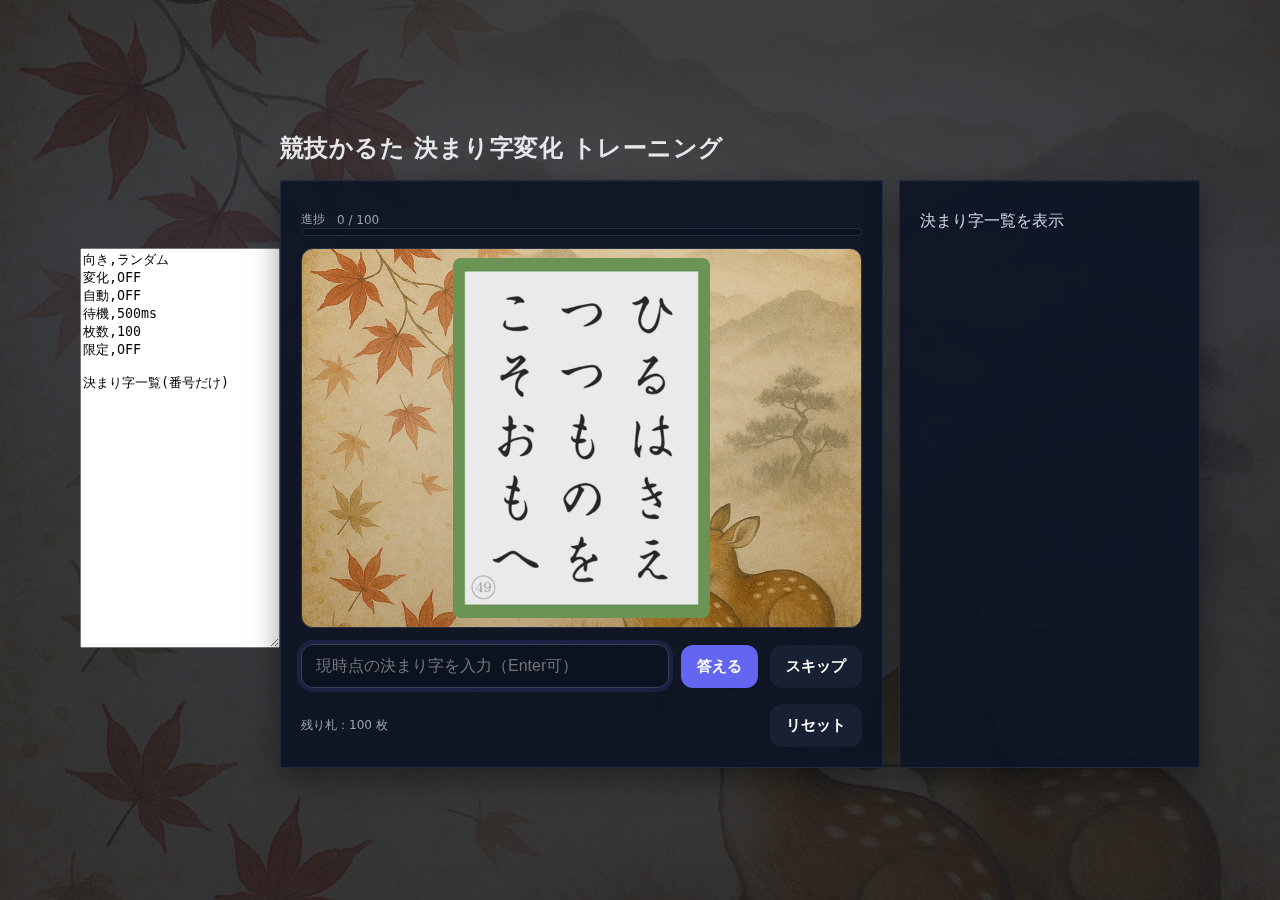
<file: fuda-nagashi.html>
<!doctype html>
<html lang="ja">
<!-- fuda-nagashi.html -->
<head>
    <meta charset="utf-8" />
    <title>競技かるた 決まり字変化流し</title>
    <meta name="viewport" content="width=device-width, initial-scale=1" />
    <link rel="stylesheet" href="./fuda-nagashi.css">
</head>
<body>
    <div class="title-box">
        <textarea style="width:200px;height:400px;">向き,変化,自動,待機,枚数,限定<br>決まり字一覧(番号だけ)<br></textarea>
    </div>
    <div class="wrap">
        <div class="title">競技かるた 決まり字変化 トレーニング</div>
        <div class="grid">
            <div class="card">

                <div class="row" style="display:none;">
                    <div>
                        <div class="muted small">現在の出題（札番号）</div>
                        <div class="id mono" id="qid">-</div>
                    </div>
                    <div>
                        <div class="pill" id="statusPill">未開始</div>
                    </div>
                </div>

                <div class="row" style="margin-top:10px;">
                    <div class="muted small">進捗</div>
                    <div class="muted small"><span id="progressText">0 / 100</span></div>
                </div>
                <div class="progress" aria-hidden="true"><div id="bar" class="bar"></div></div>
                <div class="imgwrap" id="rotate"><img id="cardImg" alt="札画像" /></div>
                <form id="answerForm" style="margin-top:16px;">
                    <div class="inputrow">
                        <input id="answerInput" type="text" placeholder="現時点の決まり字を入力（Enter可）" autocomplete="off" />
                        <button type="submit">答える</button>
                        <button type="button" class="secondary" id="skipBtn" title="答えずに次の出題へ">スキップ</button>
                    </div>
                </form>

                <div class="result" id="result" style="margin-top:10px;"></div>
                <div class="small" style="display:none; margin-top:8px;">※※※※※※</div>

                <div class="footer" style="margin-top:16px;">
                    <div class="small">残り札：<span id="remain">100</span> 枚</div>
                    <div class="row">
                        <button type="button" class="secondary" id="resetBtn">リセット</button>
                    </div>
                </div>

            </div>  <!-- 13行目 -->

            <div class="card">
                <div class="muted small" style="display:none; margin-bottom:8px;">説明</div>
                <div class="small" style="display:none;">※※※※※※※※※※※※※※※※※</div>
                <details style="margin-top:10px;">
                    <summary style="display:inline-block;">決まり字一覧を表示</summary>
                    <button type="button" class="secondary" id="toggleOrderBtn" style="padding:6px 10px;font-size:10px;">並び替え</button>
                    <div id="list" class="small" style="margin-top:8px;max-height:460px;overflow:auto;"></div>
                </details>
            </div>

        </div>  <!-- 12行目 -->
    </div>  <!-- 10行目 -->
    <script src="./kimariji-data.js"></script>
    <script src="./fuda-nagashi.js" defer></script>
</body>
</html>
</file>
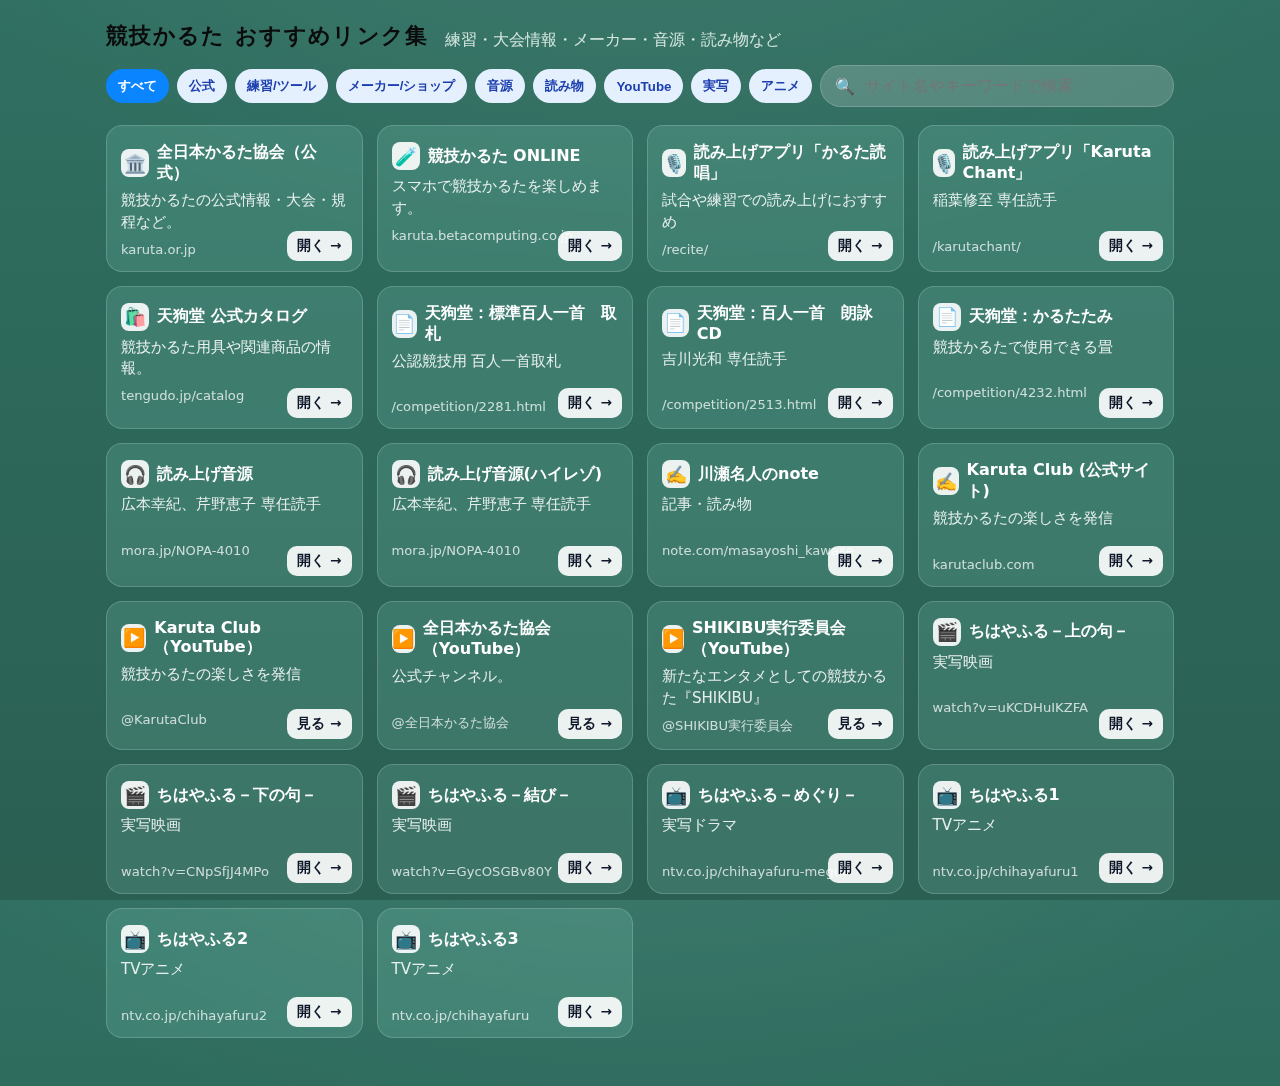
<file: links-url.html>
<!doctype html>
<html lang="ja">
<!-- links-url.html -->
<head>
    <meta charset="utf-8" />
    <meta name="viewport" content="width=device-width, initial-scale=1" />
    <title>競技かるた おすすめリンク集</title>
    <style>
        :root {
            --bg1: #2f6f61;
            --bg2: #2a5f52; /* 背景は設定画面と同系のグリーン */
            --ink: #0b0b0b;
            --ink-sub: #1f2937;
            --card: rgba(255,255,255,.12);
            --card-line: rgba(255,255,255,.18);
            --chip: #e5f0ff;
            --chip-ink: #1e40af;
            --chip-on: #0a84ff;
            --chip-on-ink: #fff;
            --accent: #0a84ff;
        }

        * {
            box-sizing: border-box
        }

        html, body {
            height: 100%
        }

        body {
            margin: 0;
            color: var(--ink);
            font-family: system-ui,-apple-system,"Segoe UI",Roboto,Helvetica,Arial;
            background: radial-gradient(70rem 40rem at 50% -20%, rgba(255,255,255,.08), transparent 70%), linear-gradient(180deg,var(--bg1),var(--bg2));
        }

        .wrap {
            max-width: 1100px;
            margin: 0 auto;
            padding: 20px 16px 48px
        }

        header {
            display: flex;
            flex-wrap: wrap;
            gap: 10px 16px;
            align-items: end;
            margin-bottom: 12px
        }

            header h1 {
                margin: 0;
                font-size: 1.4rem;
                letter-spacing: .06em
            }

        .sub {
            color: #e6f3ec;
            opacity: .9
        }

        /* コントロール群 */
        .controls {
            display: flex;
            flex-wrap: wrap;
            gap: 8px;
            align-items: center;
            margin: 14px 0 18px
        }

        .search {
            flex: 1 1 260px;
            display: flex;
            align-items: center;
            gap: 8px;
            background: rgba(255,255,255,.18);
            border: 1px solid var(--card-line);
            border-radius: 999px;
            padding: 10px 14px;
            color: #fff;
        }

            .search input {
                background: transparent;
                border: none;
                outline: none;
                color: #fff;
                width: 100%;
                font-size: 1rem;
            }

        .chips {
            display: flex;
            flex-wrap: wrap;
            gap: 8px
        }

        .chip {
            appearance: none;
            border: 0;
            cursor: pointer;
            padding: 8px 12px;
            border-radius: 999px;
            font-weight: 700;
            background: var(--chip);
            color: var(--chip-ink);
        }

            .chip[aria-pressed="true"] {
                background: var(--chip-on);
                color: var(--chip-on-ink)
            }

            .chip:focus-visible {
                outline: 3px solid rgba(10,132,255,.4)
            }

        /* カードグリッド */
        .grid {
            display: grid;
            gap: 14px;
            grid-template-columns: repeat(auto-fit, minmax(230px, 1fr));
        }

        .card {
            position: relative;
            background: var(--card);
            border: 1px solid var(--card-line);
            border-radius: 16px;
            padding: 14px;
            color: #fff;
            backdrop-filter: saturate(120%) blur(2px);
            transition: transform .12s ease, box-shadow .12s ease, border-color .12s;
        }

            .card:hover {
                transform: translateY(-2px);
                box-shadow: 0 10px 24px rgba(0,0,0,.15);
                border-color: rgba(255,255,255,.28)
            }

            .card:active {
                transform: translateY(0) scale(.995)
            }

            .card a {
                color: inherit;
                text-decoration: none;
                display: block
            }

        .title {
            display: flex;
            align-items: center;
            gap: 8px;
            margin: 2px 0 6px;
            font-weight: 800
        }

            .title .emoji {
                inline-size: 28px;
                block-size: 28px;
                display: grid;
                place-items: center;
                border-radius: 8px;
                font-size: 18px;
                background: rgba(255,255,255,.9);
                color: #111;
            }

        .desc {
            font-size: .94rem;
            color: rgba(255,255,255,.88);
            line-height: 1.45;
            min-height: 2.7em
        }

        .meta {
            margin-top: 8px;
            font-size: .82rem;
            color: rgba(255,255,255,.75)
        }

        .go {
            position: absolute;
            right: 10px;
            bottom: 10px;
            padding: 6px 10px;
            border-radius: 10px;
            background: rgba(255,255,255,.9);
            color: #0f172a;
            font-weight: 800;
            font-size: .85rem;
            transition: transform .12s ease;
            pointer-events: none;
        }

        .card:hover .go {
            transform: translateX(2px)
        }

        /* 非表示切替用 */
        .hidden {
            display: none !important
        }
    </style>
</head>
<body>
    <div class="wrap">
        <header>
            <h1>競技かるた おすすめリンク集</h1>
            <div class="sub">練習・大会情報・メーカー・音源・読み物など</div>
        </header>

        <!-- フィルタ＆検索 -->
        <div class="controls">
            <div class="chips" role="toolbar" aria-label="カテゴリで絞り込み">
                <button class="chip" data-tag="all" aria-pressed="true">すべて</button>
                <button class="chip" data-tag="official">公式</button>
                <button class="chip" data-tag="tools">練習/ツール</button>
                <button class="chip" data-tag="maker">メーカー/ショップ</button>
                <button class="chip" data-tag="audio">音源</button>
                <button class="chip" data-tag="read">読み物</button>
                <button class="chip" data-tag="youtube">YouTube</button>
                <button class="chip" data-tag="scene">実写</button>
                <button class="chip" data-tag="anime">アニメ</button>
            </div>

            <label class="search" aria-label="キーワード検索">
                🔍
                <input id="q" type="search" placeholder="サイト名やキーワードで検索" />
            </label>
        </div>

        <!-- グリッド -->
        <div id="grid" class="grid">

            <!-- 公式 -->
            <article class="card" data-tags="official">
                <a href="https://www.karuta.or.jp/" target="_blank" rel="noopener">
                    <div class="title"><span class="emoji">🏛️</span><span>全日本かるた協会（公式）</span></div>
                    <div class="desc">競技かるたの公式情報・大会・規程など。</div>
                    <div class="meta">karuta.or.jp</div>
                    <div class="go">開く →</div>
                </a>
            </article>

            <!-- 練習/ツール -->
            <article class="card" data-tags="tools">
                <a href="https://karuta.betacomputing.co.jp/" target="_blank" rel="noopener">
                    <div class="title"><span class="emoji">🧪</span><span>競技かるた ONLINE</span></div>
                    <div class="desc">スマホで競技かるたを楽しめます。</div>
                    <div class="meta">karuta.betacomputing.co.jp</div>
                    <div class="go">開く →</div>
                </a>
            </article>

            <article class="card" data-tags="audio">
                <a href="https://karuta.betacomputing.co.jp/recite/" target="_blank" rel="noopener">
                    <div class="title"><span class="emoji">🎙️</span><span>読み上げアプリ「かるた読唱」</span></div>
                    <div class="desc">試合や練習での読み上げにおすすめ</div>
                    <div class="meta">/recite/</div>
                    <div class="go">開く →</div>
                </a>
            </article>

            <article class="card" data-tags="audio">
                <a href="https://karutaclub.com/karutachant/" target="_blank" rel="noopener">
                    <div class="title"><span class="emoji">🎙️</span><span>読み上げアプリ「Karuta Chant」</span></div>
                    <div class="desc">稲葉修至 専任読手</div>
                    <div class="meta">/karutachant/</div>
                    <div class="go">開く →</div>
                </a>
            </article>

            <!-- メーカー/ショップ（天狗堂） -->
            <article class="card" data-tags="maker">
                <a href="https://www.tengudo.jp/catalog" target="_blank" rel="noopener">
                    <div class="title"><span class="emoji">🛍️</span><span>天狗堂 公式カタログ</span></div>
                    <div class="desc">競技かるた用具や関連商品の情報。</div>
                    <div class="meta">tengudo.jp/catalog</div>
                    <div class="go">開く →</div>
                </a>
            </article>

            <article class="card" data-tags="maker">
                <a href="https://www.tengudo.jp/100poems/competition/2281.html" target="_blank" rel="noopener">
                    <div class="title"><span class="emoji">📄</span><span>天狗堂：標準百人一首　取札</span></div>
                    <div class="desc">公認競技用 百人一首取札</div>
                    <div class="meta">/competition/2281.html</div>
                    <div class="go">開く →</div>
                </a>
            </article>

            <article class="card" data-tags="audio">
                <a href="https://www.tengudo.jp/100poems/competition/2513.html" target="_blank" rel="noopener">
                    <div class="title"><span class="emoji">📄</span><span>天狗堂：百人一首　朗詠CD</span></div>
                    <div class="desc">吉川光和 専任読手</div>
                    <div class="meta">/competition/2513.html</div>
                    <div class="go">開く →</div>
                </a>
            </article>

            <article class="card" data-tags="maker">
                <a href="https://www.tengudo.jp/100poems/competition/4232.html" target="_blank" rel="noopener">
                    <div class="title"><span class="emoji">📄</span><span>天狗堂：かるたたみ</span></div>
                    <div class="desc">競技かるたで使用できる畳</div>
                    <div class="meta">/competition/4232.html</div>
                    <div class="go">開く →</div>
                </a>
            </article>

            <!-- 音源（mora） -->
            <article class="card" data-tags="audio">
                <a href="https://mora.jp/package/43000014/NOPA-4010/" target="_blank" rel="noopener">
                    <div class="title"><span class="emoji">🎧</span><span>読み上げ音源</span></div>
                    <div class="desc">広本幸紀、芹野恵子 専任読手</div>
                    <div class="meta">mora.jp/NOPA-4010</div>
                    <div class="go">開く →</div>
                </a>
            </article>

            <article class="card" data-tags="audio">
                <a href="https://mora.jp/package/43000189/NOPA-4010/" target="_blank" rel="noopener">
                    <div class="title"><span class="emoji">🎧</span><span>読み上げ音源(ハイレゾ)</span></div>
                    <div class="desc">広本幸紀、芹野恵子 専任読手</div>
                    <div class="meta">mora.jp/NOPA-4010</div>
                    <div class="go">開く →</div>
                </a>
            </article>

            <!-- 読み物 -->
            <article class="card" data-tags="read">
                <a href="https://note.com/masayoshi_kawase" target="_blank" rel="noopener">
                    <div class="title"><span class="emoji">✍️</span><span>川瀬名人のnote</span></div>
                    <div class="desc">記事・読み物</div>
                    <div class="meta">note.com/masayoshi_kawase</div>
                    <div class="go">開く →</div>
                </a>
            </article>

            <article class="card" data-tags="read">
                <a href="https://karutaclub.com/" target="_blank" rel="noopener">
                    <div class="title"><span class="emoji">✍️</span><span>Karuta Club (公式サイト)</span></div>
                    <div class="desc">競技かるたの楽しさを発信</div>
                    <div class="meta">karutaclub.com</div>
                    <div class="go">開く →</div>
                </a>
            </article>

            <!-- YouTube チャンネル -->
            <article class="card" data-tags="youtube">
                <a href="https://www.youtube.com/@KarutaClub" target="_blank" rel="noopener">
                    <div class="title"><span class="emoji">▶️</span><span>Karuta Club（YouTube）</span></div>
                    <div class="desc">競技かるたの楽しさを発信</div>
                    <div class="meta">@KarutaClub</div>
                    <div class="go">見る →</div>
                </a>
            </article>

            <article class="card" data-tags="youtube">
                <a href="https://www.youtube.com/@全日本かるた協会-b5m" target="_blank" rel="noopener">
                    <div class="title"><span class="emoji">▶️</span><span>全日本かるた協会（YouTube）</span></div>
                    <div class="desc">公式チャンネル。</div>
                    <div class="meta">@全日本かるた協会</div>
                    <div class="go">見る →</div>
                </a>
            </article>

            <article class="card" data-tags="youtube">
                <a href="https://www.youtube.com/@SHIKIBU実行委員会" target="_blank" rel="noopener">
                    <div class="title"><span class="emoji">▶️</span><span>SHIKIBU実行委員会（YouTube）</span></div>
                    <div class="desc">新たなエンタメとしての競技かるた『SHIKIBU』</div>
                    <div class="meta">@SHIKIBU実行委員会</div>
                    <div class="go">見る →</div>
                </a>
            </article>

            <!-- YouTube 単体動画 -->
            <article class="card" data-tags="scene">
                <a href="https://www.youtube.com/watch?v=uKCDHuIKZFA" target="_blank" rel="noopener">
                    <div class="title"><span class="emoji">🎬</span><span>ちはやふる－上の句－</span></div>
                    <div class="desc">実写映画</div>
                    <div class="meta">watch?v=uKCDHuIKZFA</div>
                    <div class="go">開く →</div>
                </a>
            </article>

            <article class="card" data-tags="scene">
                <a href="https://www.youtube.com/watch?v=CNpSfjJ4MPo" target="_blank" rel="noopener">
                    <div class="title"><span class="emoji">🎬</span><span>ちはやふる－下の句－</span></div>
                    <div class="desc">実写映画</div>
                    <div class="meta">watch?v=CNpSfjJ4MPo</div>
                    <div class="go">開く →</div>
                </a>
            </article>

            <article class="card" data-tags="scene">
                <a href="https://www.youtube.com/watch?v=GycOSGBv80Y" target="_blank" rel="noopener">
                    <div class="title"><span class="emoji">🎬</span><span>ちはやふる－結び－</span></div>
                    <div class="desc">実写映画</div>
                    <div class="meta">watch?v=GycOSGBv80Y</div>
                    <div class="go">開く →</div>
                </a>
            </article>

            <!-- TV/作品（日本テレビ ちはやふる） -->
            <article class="card" data-tags="scene">
                <a href="https://www.ntv.co.jp/chihayafuru-meguri/" target="_blank" rel="noopener">
                    <div class="title"><span class="emoji">📺</span><span>ちはやふる－めぐり－</span></div>
                    <div class="desc">実写ドラマ</div>
                    <div class="meta">ntv.co.jp/chihayafuru-meguri</div>
                    <div class="go">開く →</div>
                </a>
            </article>

            <article class="card" data-tags="anime">
                <a href="https://www.ntv.co.jp/chihayafuru1/" target="_blank" rel="noopener">
                    <div class="title"><span class="emoji">📺</span><span>ちはやふる1</span></div>
                    <div class="desc">TVアニメ</div>
                    <div class="meta">ntv.co.jp/chihayafuru1</div>
                    <div class="go">開く →</div>
                </a>
            </article>

            <article class="card" data-tags="anime">
                <a href="https://www.ntv.co.jp/chihayafuru2/" target="_blank" rel="noopener">
                    <div class="title"><span class="emoji">📺</span><span>ちはやふる2</span></div>
                    <div class="desc">TVアニメ</div>
                    <div class="meta">ntv.co.jp/chihayafuru2</div>
                    <div class="go">開く →</div>
                </a>
            </article>

            <article class="card" data-tags="anime">
                <a href="https://www.ntv.co.jp/chihayafuru/" target="_blank" rel="noopener">
                    <div class="title"><span class="emoji">📺</span><span>ちはやふる3</span></div>
                    <div class="desc">TVアニメ</div>
                    <div class="meta">ntv.co.jp/chihayafuru</div>
                    <div class="go">開く →</div>
                </a>
            </article>
        </div>
    </div>

    <script>
        // ====== フィルタ＆検索 ======
        const chips = document.querySelectorAll('.chip');
        const cards = document.querySelectorAll('.card');
        const q = document.getElementById('q');

        let currentTag = 'all';

        function applyFilter() {
            const kw = q.value.trim().toLowerCase();
            cards.forEach(card => {
                const tags = card.dataset.tags.split(',');
                const text = card.textContent.toLowerCase();
                const tagOK = (currentTag === 'all') || tags.includes(currentTag);
                const kwOK = !kw || text.includes(kw);
                card.classList.toggle('hidden', !(tagOK && kwOK));
            });
        }

        chips.forEach(btn => {
            btn.addEventListener('click', () => {
                chips.forEach(b => b.setAttribute('aria-pressed', 'false'));
                btn.setAttribute('aria-pressed', 'true');
                currentTag = btn.dataset.tag;
                applyFilter();
            });
        });

        q.addEventListener('input', applyFilter);
        applyFilter();
    </script>
</body>
</html>
</file>
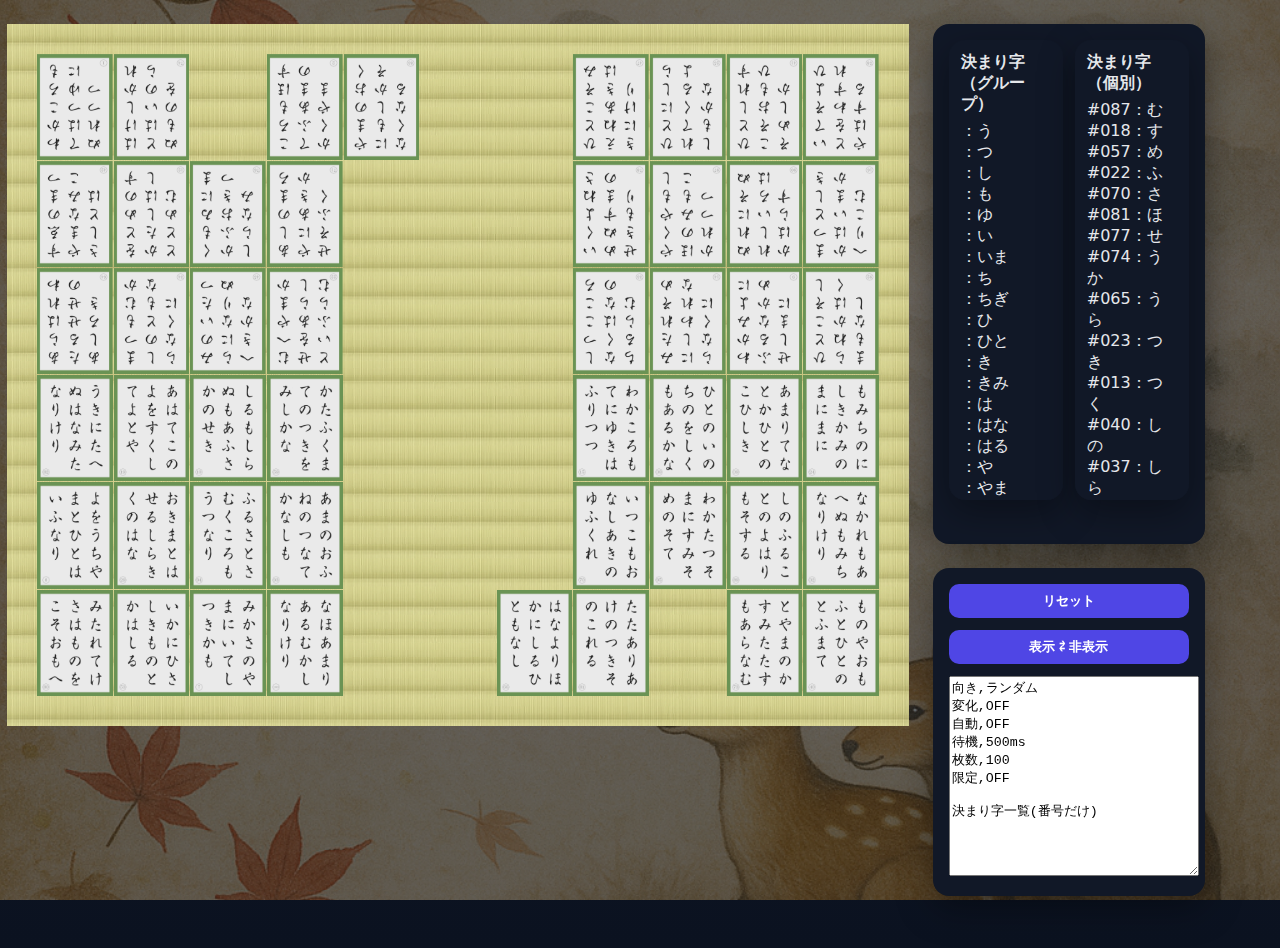
<file: memorize-placement.html>
<!doctype html>
<html lang="ja">
<!-- memorize-placement.html -->
<head>
    <meta charset="utf-8" />
    <title>札配置 暗記トレーニング </title>
    <meta name="viewport" content="width=device-width, initial-scale=1" />
    <link rel="stylesheet" href="./memorize-placement.css">
</head>
<body>
    <div class="page">
        <section class="board">
            <div class="wrap">
                <div id="grid" class="grid" aria-live="polite"></div>
            </div>
        </section>

        <aside class="side lists">
            <div class="lists-grid">

                <section class="listBox">
                    <details open>
                        <summary>決まり字（グループ）</summary>
                        <div id="listGroup">
                            <div class="list-row unread-stable" title=""> <span><span class="mono"></span>：う</span> <span class="lab"></span> </div>
                            <div class="list-row unread-stable" title=""> <span><span class="mono"></span>：つ</span> <span class="lab"></span> </div>
                            <div class="list-row unread-stable" title=""> <span><span class="mono"></span>：し</span> <span class="lab"></span> </div>
                            <div class="list-row unread-stable" title=""> <span><span class="mono"></span>：も</span> <span class="lab"></span> </div>
                            <div class="list-row unread-stable" title=""> <span><span class="mono"></span>：ゆ</span> <span class="lab"></span> </div>
                            <div class="list-row unread-stable" title=""> <span><span class="mono"></span>：い</span> <span class="lab"></span> </div>
                            <div class="list-row unread-stable" title=""> <span><span class="mono"></span>：いま</span> <span class="lab"></span> </div>
                            <div class="list-row unread-stable" title=""> <span><span class="mono"></span>：ち</span> <span class="lab"></span> </div>
                            <div class="list-row unread-stable" title=""> <span><span class="mono"></span>：ちぎ</span> <span class="lab"></span> </div>
                            <div class="list-row unread-stable" title=""> <span><span class="mono"></span>：ひ</span> <span class="lab"></span> </div>
                            <div class="list-row unread-stable" title=""> <span><span class="mono"></span>：ひと</span> <span class="lab"></span> </div>
                            <div class="list-row unread-stable" title=""> <span><span class="mono"></span>：き</span> <span class="lab"></span> </div>
                            <div class="list-row unread-stable" title=""> <span><span class="mono"></span>：きみ</span> <span class="lab"></span> </div>
                            <div class="list-row unread-stable" title=""> <span><span class="mono"></span>：は</span> <span class="lab"></span> </div>
                            <div class="list-row unread-stable" title=""> <span><span class="mono"></span>：はな</span> <span class="lab"></span> </div>
                            <div class="list-row unread-stable" title=""> <span><span class="mono"></span>：はる</span> <span class="lab"></span> </div>
                            <div class="list-row unread-stable" title=""> <span><span class="mono"></span>：や</span> <span class="lab"></span> </div>
                            <div class="list-row unread-stable" title=""> <span><span class="mono"></span>：やま</span> <span class="lab"></span> </div>
                            <div class="list-row unread-stable" title=""> <span><span class="mono"></span>：よ</span> <span class="lab"></span> </div>
                            <div class="list-row unread-stable" title=""> <span><span class="mono"></span>：よの</span> <span class="lab"></span> </div>
                            <div class="list-row unread-stable" title=""> <span><span class="mono"></span>：か</span> <span class="lab"></span> </div>
                            <div class="list-row unread-stable" title=""> <span><span class="mono"></span>：かぜ</span> <span class="lab"></span> </div>
                            <div class="list-row unread-stable" title=""> <span><span class="mono"></span>：み</span> <span class="lab"></span> </div>
                            <div class="list-row unread-stable" title=""> <span><span class="mono"></span>：みか</span> <span class="lab"></span> </div>
                            <div class="list-row unread-stable" title=""> <span><span class="mono"></span>：た</span> <span class="lab"></span> </div>
                            <div class="list-row unread-stable" title=""> <span><span class="mono"></span>：こ</span> <span class="lab"></span> </div>
                            <div class="list-row unread-stable" title=""> <span><span class="mono"></span>：ここ</span> <span class="lab"></span> </div>
                            <div class="list-row unread-stable" title=""> <span><span class="mono"></span>：お</span> <span class="lab"></span> </div>
                            <div class="list-row unread-stable" title=""> <span><span class="mono"></span>：おお</span> <span class="lab"></span> </div>
                            <div class="list-row unread-stable" title=""> <span><span class="mono"></span>：わ</span> <span class="lab"></span> </div>
                            <div class="list-row unread-stable" title=""> <span><span class="mono"></span>：わが</span> <span class="lab"></span> </div>
                            <div class="list-row unread-stable" title=""> <span><span class="mono"></span>：わす</span> <span class="lab"></span> </div>
                            <div class="list-row unread-stable" title=""> <span><span class="mono"></span>：わた</span> <span class="lab"></span> </div>
                            <div class="list-row unread-stable" title=""> <span><span class="mono"></span>：な</span> <span class="lab"></span> </div>
                            <div class="list-row unread-stable" title=""> <span><span class="mono"></span>：なが</span> <span class="lab"></span> </div>
                            <div class="list-row unread-stable" title=""> <span><span class="mono"></span>：なげ</span> <span class="lab"></span> </div>
                            <div class="list-row unread-stable" title=""> <span><span class="mono"></span>：なに</span> <span class="lab"></span> </div>
                            <div class="list-row unread-stable" title=""> <span><span class="mono"></span>：なにわ</span> <span class="lab"></span> </div>
                            <div class="list-row unread-stable" title=""> <span><span class="mono"></span>：あ</span> <span class="lab"></span> </div>
                            <div class="list-row unread-stable" title=""> <span><span class="mono"></span>：あき</span> <span class="lab"></span> </div>
                            <div class="list-row unread-stable" title=""> <span><span class="mono"></span>：あさ</span> <span class="lab"></span> </div>
                            <div class="list-row unread-stable" title=""> <span><span class="mono"></span>：あさぼ</span> <span class="lab"></span> </div>
                            <div class="list-row unread-stable" title=""> <span><span class="mono"></span>：あま</span> <span class="lab"></span> </div>
                            <div class="list-row unread-stable" title=""> <span><span class="mono"></span>：あら</span> <span class="lab"></span> </div>
                            <div class="list-row unread-stable" title=""> <span><span class="mono"></span>：あり</span> <span class="lab"></span> </div>
                            <div class="list-row unread-stable" title=""> <span><span class="mono"></span>：あわ</span> <span class="lab"></span> </div>
                        </div>
                    </details>
                </section>

                <section class="listBox">
                    <details open>
                        <summary>決まり字（個別）</summary>
                        <div id="listIndividual">
                            <div class="list-row unread-stable" title=""> <span><span class="mono">#087</span>：む</span> <span class="lab"></span> </div><div class="list-row unread-stable" title=""> <span><span class="mono">#018</span>：す</span> <span class="lab"></span> </div><div class="list-row unread-stable" title=""> <span><span class="mono">#057</span>：め</span> <span class="lab"></span> </div><div class="list-row unread-stable" title=""> <span><span class="mono">#022</span>：ふ</span> <span class="lab"></span> </div><div class="list-row unread-stable" title=""> <span><span class="mono">#070</span>：さ</span> <span class="lab"></span> </div><div class="list-row unread-stable" title=""> <span><span class="mono">#081</span>：ほ</span> <span class="lab"></span> </div><div class="list-row unread-stable" title=""> <span><span class="mono">#077</span>：せ</span> <span class="lab"></span> </div><div class="list-row unread-stable" title=""> <span><span class="mono">#074</span>：うか</span> <span class="lab"></span> </div><div class="list-row unread-stable" title=""> <span><span class="mono">#065</span>：うら</span> <span class="lab"></span> </div><div class="list-row unread-stable" title=""> <span><span class="mono">#023</span>：つき</span> <span class="lab"></span> </div><div class="list-row unread-stable" title=""> <span><span class="mono">#013</span>：つく</span> <span class="lab"></span> </div><div class="list-row unread-stable" title=""> <span><span class="mono">#040</span>：しの</span> <span class="lab"></span> </div><div class="list-row unread-stable" title=""> <span><span class="mono">#037</span>：しら</span> <span class="lab"></span> </div><div class="list-row unread-stable" title=""> <span><span class="mono">#100</span>：もも</span> <span class="lab"></span> </div><div class="list-row unread-stable" title=""> <span><span class="mono">#066</span>：もろ</span> <span class="lab"></span> </div><div class="list-row unread-stable" title=""> <span><span class="mono">#071</span>：ゆう</span> <span class="lab"></span> </div><div class="list-row unread-stable" title=""> <span><span class="mono">#046</span>：ゆら</span> <span class="lab"></span> </div><div class="list-row unread-stable" title=""> <span><span class="mono">#061</span>：いに</span> <span class="lab"></span> </div><div class="list-row unread-stable" title=""> <span><span class="mono">#021</span>：いまこ</span> <span class="lab"></span> </div><div class="list-row unread-stable" title=""> <span><span class="mono">#063</span>：いまは</span> <span class="lab"></span> </div><div class="list-row unread-stable" title=""> <span><span class="mono">#075</span>：ちぎりお</span> <span class="lab"></span> </div><div class="list-row unread-stable" title=""> <span><span class="mono">#042</span>：ちぎりき</span> <span class="lab"></span> </div><div class="list-row unread-stable" title=""> <span><span class="mono">#017</span>：ちは</span> <span class="lab"></span> </div><div class="list-row unread-stable" title=""> <span><span class="mono">#033</span>：ひさ</span> <span class="lab"></span> </div><div class="list-row unread-stable" title=""> <span><span class="mono">#035</span>：ひとは</span> <span class="lab"></span> </div><div class="list-row unread-stable" title=""> <span><span class="mono">#099</span>：ひとも</span> <span class="lab"></span> </div><div class="list-row unread-stable" title=""> <span><span class="mono">#050</span>：きみがためお</span> <span class="lab"></span> </div><div class="list-row unread-stable" title=""> <span><span class="mono">#015</span>：きみがためは</span> <span class="lab"></span> </div><div class="list-row unread-stable" title=""> <span><span class="mono">#091</span>：きり</span> <span class="lab"></span> </div><div class="list-row unread-stable" title=""> <span><span class="mono">#096</span>：はなさ</span> <span class="lab"></span> </div><div class="list-row unread-stable" title=""> <span><span class="mono">#009</span>：はなの</span> <span class="lab"></span> </div><div class="list-row unread-stable" title=""> <span><span class="mono">#002</span>：はるす</span> <span class="lab"></span> </div><div class="list-row unread-stable" title=""> <span><span class="mono">#067</span>：はるの</span> <span class="lab"></span> </div><div class="list-row unread-stable" title=""> <span><span class="mono">#047</span>：やえ</span> <span class="lab"></span> </div><div class="list-row unread-stable" title=""> <span><span class="mono">#059</span>：やす</span> <span class="lab"></span> </div><div class="list-row unread-stable" title=""> <span><span class="mono">#032</span>：やまが</span> <span class="lab"></span> </div><div class="list-row unread-stable" title=""> <span><span class="mono">#028</span>：やまざ</span> <span class="lab"></span> </div><div class="list-row unread-stable" title=""> <span><span class="mono">#093</span>：よのなかは</span> <span class="lab"></span> </div><div class="list-row unread-stable" title=""> <span><span class="mono">#083</span>：よのなかよ</span> <span class="lab"></span> </div><div class="list-row unread-stable" title=""> <span><span class="mono">#085</span>：よも</span> <span class="lab"></span> </div><div class="list-row unread-stable" title=""> <span><span class="mono">#062</span>：よを</span> <span class="lab"></span> </div><div class="list-row unread-stable" title=""> <span><span class="mono">#051</span>：かく</span> <span class="lab"></span> </div><div class="list-row unread-stable" title=""> <span><span class="mono">#006</span>：かさ</span> <span class="lab"></span> </div><div class="list-row unread-stable" title=""> <span><span class="mono">#098</span>：かぜそ</span> <span class="lab"></span> </div><div class="list-row unread-stable" title=""> <span><span class="mono">#048</span>：かぜを</span> <span class="lab"></span> </div><div class="list-row unread-stable" title=""> <span><span class="mono">#049</span>：みかき</span> <span class="lab"></span> </div><div class="list-row unread-stable" title=""> <span><span class="mono">#027</span>：みかの</span> <span class="lab"></span> </div><div class="list-row unread-stable" title=""> <span><span class="mono">#090</span>：みせ</span> <span class="lab"></span> </div><div class="list-row unread-stable" title=""> <span><span class="mono">#014</span>：みち</span> <span class="lab"></span> </div><div class="list-row unread-stable" title=""> <span><span class="mono">#094</span>：みよ</span> <span class="lab"></span> </div><div class="list-row unread-stable" title=""> <span><span class="mono">#073</span>：たか</span> <span class="lab"></span> </div><div class="list-row unread-stable" title=""> <span><span class="mono">#055</span>：たき</span> <span class="lab"></span> </div><div class="list-row unread-stable" title=""> <span><span class="mono">#004</span>：たご</span> <span class="lab"></span> </div><div class="list-row unread-stable" title=""> <span><span class="mono">#016</span>：たち</span> <span class="lab"></span> </div><div class="list-row unread-stable" title=""> <span><span class="mono">#089</span>：たま</span> <span class="lab"></span> </div><div class="list-row unread-stable" title=""> <span><span class="mono">#034</span>：たれ</span> <span class="lab"></span> </div><div class="list-row unread-stable" title=""> <span><span class="mono">#041</span>：こい</span> <span class="lab"></span> </div><div class="list-row unread-stable" title=""> <span><span class="mono">#029</span>：こころあ</span> <span class="lab"></span> </div><div class="list-row unread-stable" title=""> <span><span class="mono">#068</span>：こころに</span> <span class="lab"></span> </div><div class="list-row unread-stable" title=""> <span><span class="mono">#097</span>：こぬ</span> <span class="lab"></span> </div><div class="list-row unread-stable" title=""> <span><span class="mono">#024</span>：この</span> <span class="lab"></span> </div><div class="list-row unread-stable" title=""> <span><span class="mono">#010</span>：これ</span> <span class="lab"></span> </div><div class="list-row unread-stable" title=""> <span><span class="mono">#060</span>：おおえ</span> <span class="lab"></span> </div><div class="list-row unread-stable" title=""> <span><span class="mono">#095</span>：おおけ</span> <span class="lab"></span> </div><div class="list-row unread-stable" title=""> <span><span class="mono">#044</span>：おおこ</span> <span class="lab"></span> </div><div class="list-row unread-stable" title=""> <span><span class="mono">#005</span>：おく</span> <span class="lab"></span> </div><div class="list-row unread-stable" title=""> <span><span class="mono">#026</span>：おぐ</span> <span class="lab"></span> </div><div class="list-row unread-stable" title=""> <span><span class="mono">#072</span>：おと</span> <span class="lab"></span> </div><div class="list-row unread-stable" title=""> <span><span class="mono">#082</span>：おも</span> <span class="lab"></span> </div><div class="list-row unread-stable" title=""> <span><span class="mono">#008</span>：わがい</span> <span class="lab"></span> </div><div class="list-row unread-stable" title=""> <span><span class="mono">#092</span>：わがそ</span> <span class="lab"></span> </div><div class="list-row unread-stable" title=""> <span><span class="mono">#038</span>：わすら</span> <span class="lab"></span> </div><div class="list-row unread-stable" title=""> <span><span class="mono">#054</span>：わすれ</span> <span class="lab"></span> </div><div class="list-row unread-stable" title=""> <span><span class="mono">#076</span>：わたのはらこ</span> <span class="lab"></span> </div><div class="list-row unread-stable" title=""> <span><span class="mono">#011</span>：わたのはらや</span> <span class="lab"></span> </div><div class="list-row unread-stable" title=""> <span><span class="mono">#020</span>：わび</span> <span class="lab"></span> </div><div class="list-row unread-stable" title=""> <span><span class="mono">#080</span>：ながか</span> <span class="lab"></span> </div><div class="list-row unread-stable" title=""> <span><span class="mono">#084</span>：ながら</span> <span class="lab"></span> </div><div class="list-row unread-stable" title=""> <span><span class="mono">#053</span>：なげき</span> <span class="lab"></span> </div><div class="list-row unread-stable" title=""> <span><span class="mono">#086</span>：なげけ</span> <span class="lab"></span> </div><div class="list-row unread-stable" title=""> <span><span class="mono">#036</span>：なつ</span> <span class="lab"></span> </div><div class="list-row unread-stable" title=""> <span><span class="mono">#025</span>：なにし</span> <span class="lab"></span> </div><div class="list-row unread-stable" title=""> <span><span class="mono">#088</span>：なにわえ</span> <span class="lab"></span> </div><div class="list-row unread-stable" title=""> <span><span class="mono">#019</span>：なにわが</span> <span class="lab"></span> </div><div class="list-row unread-stable" title=""> <span><span class="mono">#043</span>：あい</span> <span class="lab"></span> </div><div class="list-row unread-stable" title=""> <span><span class="mono">#079</span>：あきか</span> <span class="lab"></span> </div><div class="list-row unread-stable" title=""> <span><span class="mono">#001</span>：あきの</span> <span class="lab"></span> </div><div class="list-row unread-stable" title=""> <span><span class="mono">#052</span>：あけ</span> <span class="lab"></span> </div><div class="list-row unread-stable" title=""> <span><span class="mono">#039</span>：あさじ</span> <span class="lab"></span> </div><div class="list-row unread-stable" title=""> <span><span class="mono">#031</span>：あさぼらけあ</span> <span class="lab"></span> </div><div class="list-row unread-stable" title=""> <span><span class="mono">#064</span>：あさぼらけう</span> <span class="lab"></span> </div><div class="list-row unread-stable" title=""> <span><span class="mono">#003</span>：あし</span> <span class="lab"></span> </div><div class="list-row unread-stable" title=""> <span><span class="mono">#012</span>：あまつ</span> <span class="lab"></span> </div><div class="list-row unread-stable" title=""> <span><span class="mono">#007</span>：あまの</span> <span class="lab"></span> </div><div class="list-row unread-stable" title=""> <span><span class="mono">#056</span>：あらざ</span> <span class="lab"></span> </div><div class="list-row unread-stable" title=""> <span><span class="mono">#069</span>：あらし</span> <span class="lab"></span> </div><div class="list-row unread-stable" title=""> <span><span class="mono">#030</span>：ありあ</span> <span class="lab"></span> </div><div class="list-row unread-stable" title=""> <span><span class="mono">#058</span>：ありま</span> <span class="lab"></span> </div><div class="list-row unread-stable" title=""> <span><span class="mono">#078</span>：あわじ</span> <span class="lab"></span> </div><div class="list-row unread-stable" title=""> <span><span class="mono">#045</span>：あわれ</span> <span class="lab"></span> </div>
                        </div>
                    </details>
                </section>

            </div>
        </aside>

        <aside class="side controls">
            <button id="shuffleBtn">リセット</button>
            <button id="changeVisible">表示 ⇄ 非表示</button>
            <div class="title-box">
                <textarea style="width:250px;height:200px;">向き,変化,自動,待機,枚数,限定<br>決まり字一覧(番号だけ)<br></textarea>
            </div>
            <!--<div class="text">札配置 暗記トレーニング ver1.00</div>-->
        </aside>

    </div>
    <script src="./kimariji-data.js"></script>
    <script src="./memorize-placement.js" defer></script>
</body>
</html>
</file>
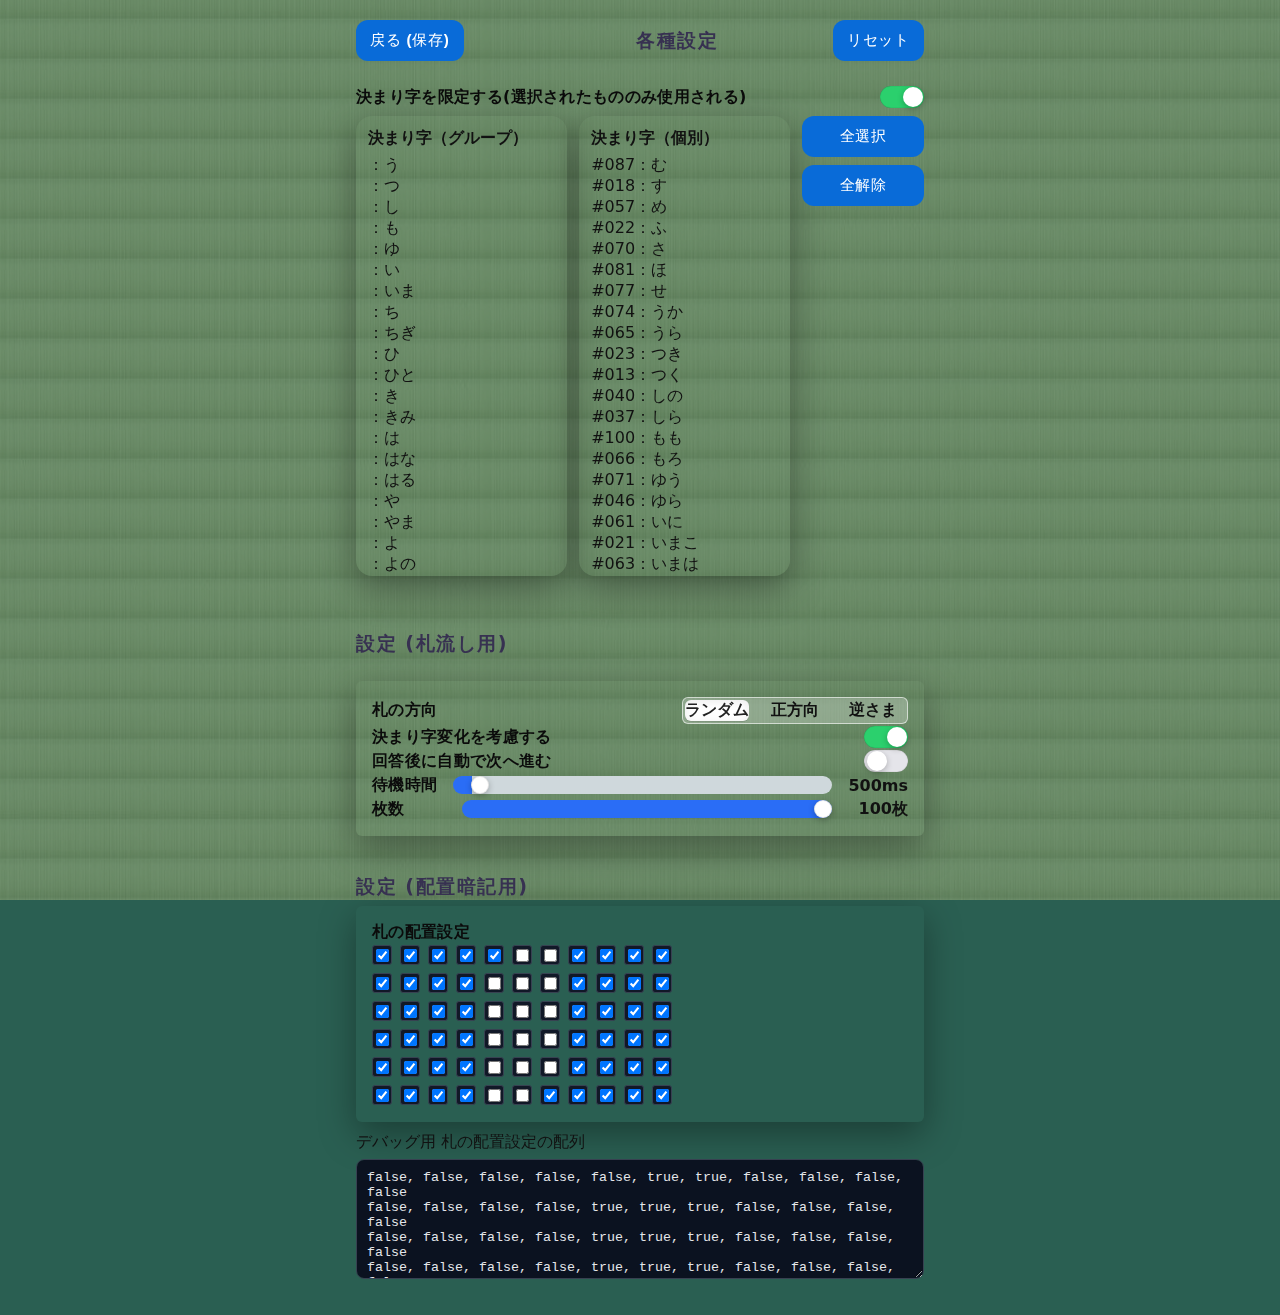
<file: settings.html>
<!doctype html>
<html lang="ja">
<!-- settings.html -->
<head>
    <meta charset="utf-8" />
    <meta name="viewport" content="width=device-width, initial-scale=1" />
    <title>設定</title>
    <link rel="stylesheet" href="./settings.css">
</head>
<body>


    <div class="wrap">
        <header class="header">
            <button id="btnBackSave" class="btn" type="button">戻る&nbsp;(保存)</button>
            <h1>&nbsp;&nbsp;&nbsp;&nbsp;&nbsp;&nbsp;&nbsp;&nbsp;&nbsp;&nbsp;&nbsp;&nbsp;&nbsp;&nbsp;&nbsp;&nbsp;&nbsp;&nbsp;&nbsp;&nbsp;各種設定</h1>
            <button id="resetAll" class="btn" type="button">リセット</button>
        </header>
        <br>
        <div class="row">
            <div class="label">決まり字を限定する(選択されたもののみ使用される)</div>
            <div class="switch">
                <input id="allOrPart" type="checkbox" checked>
                <div class="track"></div>
                <div class="thumb"></div>
            </div>
        </div>
        <div class="list" role="group" aria-label="札流しの設定">

            <aside class="side lists">


                <div class="lists-grid">

                    <section class="listBox">
                        <details open>
                            <summary>決まり字（グループ）</summary>
                            <div id="listGroup">
                                <div class="list-row unread-stable" title=""> <span><span class="mono"></span>：う</span> <span class="lab"></span> </div>
                                <div class="list-row unread-stable" title=""> <span><span class="mono"></span>：つ</span> <span class="lab"></span> </div>
                                <div class="list-row unread-stable" title=""> <span><span class="mono"></span>：し</span> <span class="lab"></span> </div>
                                <div class="list-row unread-stable" title=""> <span><span class="mono"></span>：も</span> <span class="lab"></span> </div>
                                <div class="list-row unread-stable" title=""> <span><span class="mono"></span>：ゆ</span> <span class="lab"></span> </div>
                                <div class="list-row unread-stable" title=""> <span><span class="mono"></span>：い</span> <span class="lab"></span> </div>
                                <div class="list-row unread-stable" title=""> <span><span class="mono"></span>：いま</span> <span class="lab"></span> </div>
                                <div class="list-row unread-stable" title=""> <span><span class="mono"></span>：ち</span> <span class="lab"></span> </div>
                                <div class="list-row unread-stable" title=""> <span><span class="mono"></span>：ちぎ</span> <span class="lab"></span> </div>
                                <div class="list-row unread-stable" title=""> <span><span class="mono"></span>：ひ</span> <span class="lab"></span> </div>
                                <div class="list-row unread-stable" title=""> <span><span class="mono"></span>：ひと</span> <span class="lab"></span> </div>
                                <div class="list-row unread-stable" title=""> <span><span class="mono"></span>：き</span> <span class="lab"></span> </div>
                                <div class="list-row unread-stable" title=""> <span><span class="mono"></span>：きみ</span> <span class="lab"></span> </div>
                                <div class="list-row unread-stable" title=""> <span><span class="mono"></span>：は</span> <span class="lab"></span> </div>
                                <div class="list-row unread-stable" title=""> <span><span class="mono"></span>：はな</span> <span class="lab"></span> </div>
                                <div class="list-row unread-stable" title=""> <span><span class="mono"></span>：はる</span> <span class="lab"></span> </div>
                                <div class="list-row unread-stable" title=""> <span><span class="mono"></span>：や</span> <span class="lab"></span> </div>
                                <div class="list-row unread-stable" title=""> <span><span class="mono"></span>：やま</span> <span class="lab"></span> </div>
                                <div class="list-row unread-stable" title=""> <span><span class="mono"></span>：よ</span> <span class="lab"></span> </div>
                                <div class="list-row unread-stable" title=""> <span><span class="mono"></span>：よの</span> <span class="lab"></span> </div>
                                <div class="list-row unread-stable" title=""> <span><span class="mono"></span>：か</span> <span class="lab"></span> </div>
                                <div class="list-row unread-stable" title=""> <span><span class="mono"></span>：かぜ</span> <span class="lab"></span> </div>
                                <div class="list-row unread-stable" title=""> <span><span class="mono"></span>：み</span> <span class="lab"></span> </div>
                                <div class="list-row unread-stable" title=""> <span><span class="mono"></span>：みか</span> <span class="lab"></span> </div>
                                <div class="list-row unread-stable" title=""> <span><span class="mono"></span>：た</span> <span class="lab"></span> </div>
                                <div class="list-row unread-stable" title=""> <span><span class="mono"></span>：こ</span> <span class="lab"></span> </div>
                                <div class="list-row unread-stable" title=""> <span><span class="mono"></span>：ここ</span> <span class="lab"></span> </div>
                                <div class="list-row unread-stable" title=""> <span><span class="mono"></span>：お</span> <span class="lab"></span> </div>
                                <div class="list-row unread-stable" title=""> <span><span class="mono"></span>：おお</span> <span class="lab"></span> </div>
                                <div class="list-row unread-stable" title=""> <span><span class="mono"></span>：わ</span> <span class="lab"></span> </div>
                                <div class="list-row unread-stable" title=""> <span><span class="mono"></span>：わが</span> <span class="lab"></span> </div>
                                <div class="list-row unread-stable" title=""> <span><span class="mono"></span>：わす</span> <span class="lab"></span> </div>
                                <div class="list-row unread-stable" title=""> <span><span class="mono"></span>：わた</span> <span class="lab"></span> </div>
                                <div class="list-row unread-stable" title=""> <span><span class="mono"></span>：な</span> <span class="lab"></span> </div>
                                <div class="list-row unread-stable" title=""> <span><span class="mono"></span>：なが</span> <span class="lab"></span> </div>
                                <div class="list-row unread-stable" title=""> <span><span class="mono"></span>：なげ</span> <span class="lab"></span> </div>
                                <div class="list-row unread-stable" title=""> <span><span class="mono"></span>：なに</span> <span class="lab"></span> </div>
                                <div class="list-row unread-stable" title=""> <span><span class="mono"></span>：なにわ</span> <span class="lab"></span> </div>
                                <div class="list-row unread-stable" title=""> <span><span class="mono"></span>：あ</span> <span class="lab"></span> </div>
                                <div class="list-row unread-stable" title=""> <span><span class="mono"></span>：あき</span> <span class="lab"></span> </div>
                                <div class="list-row unread-stable" title=""> <span><span class="mono"></span>：あさ</span> <span class="lab"></span> </div>
                                <div class="list-row unread-stable" title=""> <span><span class="mono"></span>：あさぼ</span> <span class="lab"></span> </div>
                                <div class="list-row unread-stable" title=""> <span><span class="mono"></span>：あま</span> <span class="lab"></span> </div>
                                <div class="list-row unread-stable" title=""> <span><span class="mono"></span>：あら</span> <span class="lab"></span> </div>
                                <div class="list-row unread-stable" title=""> <span><span class="mono"></span>：あり</span> <span class="lab"></span> </div>
                                <div class="list-row unread-stable" title=""> <span><span class="mono"></span>：あわ</span> <span class="lab"></span> </div>
                            </div>
                        </details>
                    </section>

                    <section class="listBox">
                        <details open>
                            <summary>決まり字（個別）</summary>
                            <div id="listIndividual">
                                <div class="list-row unread-stable" title=""> <span><span class="mono">#087</span>：む</span> <span class="lab"></span> </div><div class="list-row unread-stable" title=""> <span><span class="mono">#018</span>：す</span> <span class="lab"></span> </div><div class="list-row unread-stable" title=""> <span><span class="mono">#057</span>：め</span> <span class="lab"></span> </div><div class="list-row unread-stable" title=""> <span><span class="mono">#022</span>：ふ</span> <span class="lab"></span> </div><div class="list-row unread-stable" title=""> <span><span class="mono">#070</span>：さ</span> <span class="lab"></span> </div><div class="list-row unread-stable" title=""> <span><span class="mono">#081</span>：ほ</span> <span class="lab"></span> </div><div class="list-row unread-stable" title=""> <span><span class="mono">#077</span>：せ</span> <span class="lab"></span> </div><div class="list-row unread-stable" title=""> <span><span class="mono">#074</span>：うか</span> <span class="lab"></span> </div><div class="list-row unread-stable" title=""> <span><span class="mono">#065</span>：うら</span> <span class="lab"></span> </div><div class="list-row unread-stable" title=""> <span><span class="mono">#023</span>：つき</span> <span class="lab"></span> </div><div class="list-row unread-stable" title=""> <span><span class="mono">#013</span>：つく</span> <span class="lab"></span> </div><div class="list-row unread-stable" title=""> <span><span class="mono">#040</span>：しの</span> <span class="lab"></span> </div><div class="list-row unread-stable" title=""> <span><span class="mono">#037</span>：しら</span> <span class="lab"></span> </div><div class="list-row unread-stable" title=""> <span><span class="mono">#100</span>：もも</span> <span class="lab"></span> </div><div class="list-row unread-stable" title=""> <span><span class="mono">#066</span>：もろ</span> <span class="lab"></span> </div><div class="list-row unread-stable" title=""> <span><span class="mono">#071</span>：ゆう</span> <span class="lab"></span> </div><div class="list-row unread-stable" title=""> <span><span class="mono">#046</span>：ゆら</span> <span class="lab"></span> </div><div class="list-row unread-stable" title=""> <span><span class="mono">#061</span>：いに</span> <span class="lab"></span> </div><div class="list-row unread-stable" title=""> <span><span class="mono">#021</span>：いまこ</span> <span class="lab"></span> </div><div class="list-row unread-stable" title=""> <span><span class="mono">#063</span>：いまは</span> <span class="lab"></span> </div><div class="list-row unread-stable" title=""> <span><span class="mono">#075</span>：ちぎりお</span> <span class="lab"></span> </div><div class="list-row unread-stable" title=""> <span><span class="mono">#042</span>：ちぎりき</span> <span class="lab"></span> </div><div class="list-row unread-stable" title=""> <span><span class="mono">#017</span>：ちは</span> <span class="lab"></span> </div><div class="list-row unread-stable" title=""> <span><span class="mono">#033</span>：ひさ</span> <span class="lab"></span> </div><div class="list-row unread-stable" title=""> <span><span class="mono">#035</span>：ひとは</span> <span class="lab"></span> </div><div class="list-row unread-stable" title=""> <span><span class="mono">#099</span>：ひとも</span> <span class="lab"></span> </div><div class="list-row unread-stable" title=""> <span><span class="mono">#050</span>：きみがためお</span> <span class="lab"></span> </div><div class="list-row unread-stable" title=""> <span><span class="mono">#015</span>：きみがためは</span> <span class="lab"></span> </div><div class="list-row unread-stable" title=""> <span><span class="mono">#091</span>：きり</span> <span class="lab"></span> </div><div class="list-row unread-stable" title=""> <span><span class="mono">#096</span>：はなさ</span> <span class="lab"></span> </div><div class="list-row unread-stable" title=""> <span><span class="mono">#009</span>：はなの</span> <span class="lab"></span> </div><div class="list-row unread-stable" title=""> <span><span class="mono">#002</span>：はるす</span> <span class="lab"></span> </div><div class="list-row unread-stable" title=""> <span><span class="mono">#067</span>：はるの</span> <span class="lab"></span> </div><div class="list-row unread-stable" title=""> <span><span class="mono">#047</span>：やえ</span> <span class="lab"></span> </div><div class="list-row unread-stable" title=""> <span><span class="mono">#059</span>：やす</span> <span class="lab"></span> </div><div class="list-row unread-stable" title=""> <span><span class="mono">#032</span>：やまが</span> <span class="lab"></span> </div><div class="list-row unread-stable" title=""> <span><span class="mono">#028</span>：やまざ</span> <span class="lab"></span> </div><div class="list-row unread-stable" title=""> <span><span class="mono">#093</span>：よのなかは</span> <span class="lab"></span> </div><div class="list-row unread-stable" title=""> <span><span class="mono">#083</span>：よのなかよ</span> <span class="lab"></span> </div><div class="list-row unread-stable" title=""> <span><span class="mono">#085</span>：よも</span> <span class="lab"></span> </div><div class="list-row unread-stable" title=""> <span><span class="mono">#062</span>：よを</span> <span class="lab"></span> </div><div class="list-row unread-stable" title=""> <span><span class="mono">#051</span>：かく</span> <span class="lab"></span> </div><div class="list-row unread-stable" title=""> <span><span class="mono">#006</span>：かさ</span> <span class="lab"></span> </div><div class="list-row unread-stable" title=""> <span><span class="mono">#098</span>：かぜそ</span> <span class="lab"></span> </div><div class="list-row unread-stable" title=""> <span><span class="mono">#048</span>：かぜを</span> <span class="lab"></span> </div><div class="list-row unread-stable" title=""> <span><span class="mono">#049</span>：みかき</span> <span class="lab"></span> </div><div class="list-row unread-stable" title=""> <span><span class="mono">#027</span>：みかの</span> <span class="lab"></span> </div><div class="list-row unread-stable" title=""> <span><span class="mono">#090</span>：みせ</span> <span class="lab"></span> </div><div class="list-row unread-stable" title=""> <span><span class="mono">#014</span>：みち</span> <span class="lab"></span> </div><div class="list-row unread-stable" title=""> <span><span class="mono">#094</span>：みよ</span> <span class="lab"></span> </div><div class="list-row unread-stable" title=""> <span><span class="mono">#073</span>：たか</span> <span class="lab"></span> </div><div class="list-row unread-stable" title=""> <span><span class="mono">#055</span>：たき</span> <span class="lab"></span> </div><div class="list-row unread-stable" title=""> <span><span class="mono">#004</span>：たご</span> <span class="lab"></span> </div><div class="list-row unread-stable" title=""> <span><span class="mono">#016</span>：たち</span> <span class="lab"></span> </div><div class="list-row unread-stable" title=""> <span><span class="mono">#089</span>：たま</span> <span class="lab"></span> </div><div class="list-row unread-stable" title=""> <span><span class="mono">#034</span>：たれ</span> <span class="lab"></span> </div><div class="list-row unread-stable" title=""> <span><span class="mono">#041</span>：こい</span> <span class="lab"></span> </div><div class="list-row unread-stable" title=""> <span><span class="mono">#029</span>：こころあ</span> <span class="lab"></span> </div><div class="list-row unread-stable" title=""> <span><span class="mono">#068</span>：こころに</span> <span class="lab"></span> </div><div class="list-row unread-stable" title=""> <span><span class="mono">#097</span>：こぬ</span> <span class="lab"></span> </div><div class="list-row unread-stable" title=""> <span><span class="mono">#024</span>：この</span> <span class="lab"></span> </div><div class="list-row unread-stable" title=""> <span><span class="mono">#010</span>：これ</span> <span class="lab"></span> </div><div class="list-row unread-stable" title=""> <span><span class="mono">#060</span>：おおえ</span> <span class="lab"></span> </div><div class="list-row unread-stable" title=""> <span><span class="mono">#095</span>：おおけ</span> <span class="lab"></span> </div><div class="list-row unread-stable" title=""> <span><span class="mono">#044</span>：おおこ</span> <span class="lab"></span> </div><div class="list-row unread-stable" title=""> <span><span class="mono">#005</span>：おく</span> <span class="lab"></span> </div><div class="list-row unread-stable" title=""> <span><span class="mono">#026</span>：おぐ</span> <span class="lab"></span> </div><div class="list-row unread-stable" title=""> <span><span class="mono">#072</span>：おと</span> <span class="lab"></span> </div><div class="list-row unread-stable" title=""> <span><span class="mono">#082</span>：おも</span> <span class="lab"></span> </div><div class="list-row unread-stable" title=""> <span><span class="mono">#008</span>：わがい</span> <span class="lab"></span> </div><div class="list-row unread-stable" title=""> <span><span class="mono">#092</span>：わがそ</span> <span class="lab"></span> </div><div class="list-row unread-stable" title=""> <span><span class="mono">#038</span>：わすら</span> <span class="lab"></span> </div><div class="list-row unread-stable" title=""> <span><span class="mono">#054</span>：わすれ</span> <span class="lab"></span> </div><div class="list-row unread-stable" title=""> <span><span class="mono">#076</span>：わたのはらこ</span> <span class="lab"></span> </div><div class="list-row unread-stable" title=""> <span><span class="mono">#011</span>：わたのはらや</span> <span class="lab"></span> </div><div class="list-row unread-stable" title=""> <span><span class="mono">#020</span>：わび</span> <span class="lab"></span> </div><div class="list-row unread-stable" title=""> <span><span class="mono">#080</span>：ながか</span> <span class="lab"></span> </div><div class="list-row unread-stable" title=""> <span><span class="mono">#084</span>：ながら</span> <span class="lab"></span> </div><div class="list-row unread-stable" title=""> <span><span class="mono">#053</span>：なげき</span> <span class="lab"></span> </div><div class="list-row unread-stable" title=""> <span><span class="mono">#086</span>：なげけ</span> <span class="lab"></span> </div><div class="list-row unread-stable" title=""> <span><span class="mono">#036</span>：なつ</span> <span class="lab"></span> </div><div class="list-row unread-stable" title=""> <span><span class="mono">#025</span>：なにし</span> <span class="lab"></span> </div><div class="list-row unread-stable" title=""> <span><span class="mono">#088</span>：なにわえ</span> <span class="lab"></span> </div><div class="list-row unread-stable" title=""> <span><span class="mono">#019</span>：なにわが</span> <span class="lab"></span> </div><div class="list-row unread-stable" title=""> <span><span class="mono">#043</span>：あい</span> <span class="lab"></span> </div><div class="list-row unread-stable" title=""> <span><span class="mono">#079</span>：あきか</span> <span class="lab"></span> </div><div class="list-row unread-stable" title=""> <span><span class="mono">#001</span>：あきの</span> <span class="lab"></span> </div><div class="list-row unread-stable" title=""> <span><span class="mono">#052</span>：あけ</span> <span class="lab"></span> </div><div class="list-row unread-stable" title=""> <span><span class="mono">#039</span>：あさじ</span> <span class="lab"></span> </div><div class="list-row unread-stable" title=""> <span><span class="mono">#031</span>：あさぼらけあ</span> <span class="lab"></span> </div><div class="list-row unread-stable" title=""> <span><span class="mono">#064</span>：あさぼらけう</span> <span class="lab"></span> </div><div class="list-row unread-stable" title=""> <span><span class="mono">#003</span>：あし</span> <span class="lab"></span> </div><div class="list-row unread-stable" title=""> <span><span class="mono">#012</span>：あまつ</span> <span class="lab"></span> </div><div class="list-row unread-stable" title=""> <span><span class="mono">#007</span>：あまの</span> <span class="lab"></span> </div><div class="list-row unread-stable" title=""> <span><span class="mono">#056</span>：あらざ</span> <span class="lab"></span> </div><div class="list-row unread-stable" title=""> <span><span class="mono">#069</span>：あらし</span> <span class="lab"></span> </div><div class="list-row unread-stable" title=""> <span><span class="mono">#030</span>：ありあ</span> <span class="lab"></span> </div><div class="list-row unread-stable" title=""> <span><span class="mono">#058</span>：ありま</span> <span class="lab"></span> </div><div class="list-row unread-stable" title=""> <span><span class="mono">#078</span>：あわじ</span> <span class="lab"></span> </div><div class="list-row unread-stable" title=""> <span><span class="mono">#045</span>：あわれ</span> <span class="lab"></span> </div>
                            </div>
                        </details>
                    </section>

                    <div class="bulk-actions vertical">
                        <button id="selectAll" class="btn" type="button">全選択</button>
                        <button id="clearAll" class="btn" type="button">全解除</button>
                    </div>

                </div>
            </aside>
            <br>
            <header class="header">
                <h1>設定 (札流し用)</h1>
            </header>
            <div class="area box">
                <div class="row">
                    <div class="label">札の方向</div>
                    <div class="seg cols-3" role="tablist" aria-label="札の方向">
                        <label><input type="radio" name="direction" value="random" checked><span>ランダム</span></label>
                        <label><input type="radio" name="direction" value="normal"><span>正方向</span></label>
                        <label><input type="radio" name="direction" value="reverse"><span>逆さま</span></label>
                    </div>

                </div>

                <div class="row">
                    <div class="label">決まり字変化を考慮する</div>
                    <div class="switch">
                        <input id="changing" type="checkbox" checked>
                        <div class="track" aria-hidden="true"></div>
                        <div class="thumb" aria-hidden="true"></div>
                    </div>
                </div>

                <div class="row">
                    <div class="label">回答後に自動で次へ進む</div>
                    <div class="switch">
                        <input id="autoSend" type="checkbox">
                        <div class="track"></div>
                        <div class="thumb"></div>
                    </div>
                </div>

                <div class="row slider">
                    <div class="label">待機時間</div>
                    <input id="waitRange" type="range" min="1" max="9999" step="1" value="500" aria-label="待機時間（ミリ秒）">
                    <div class="sliderPram"><span id="waitValue">500</span>ms</div>
                </div>

                <div class="row slider">
                    <div class="label">枚数&nbsp;&nbsp;&nbsp;&nbsp;&nbsp;&nbsp;&nbsp;</div>
                    <input id="countRange" type="range" min="1" max="100" step="1" value="100" aria-label="枚数（枚）">
                    <div class="sliderPram"><span id="countValue">100</span>枚</div>
                </div>
            </div>
        </div>
        <br><br>
        <header class="header">
            <h1>設定 (配置暗記用)</h1>
            <span></span>
        </header>

        <div class="area box">
            <div class="row"><div class="label">札の配置設定</div></div>
            <div id="grid" class="grid" aria-label="6x11 grid of checkboxes"></div>
        </div>
        <div style="margin:10px 0 6px">デバッグ用 札の配置設定の配列</div>
        <textarea id="out" readonly></textarea>

    </div>

    <script src="./kimariji-data.js"></script>
    <script src="./settings.js" defer></script>
</body>
</html>
</file>
<file: fuda-nagashi.css>
/* --------- fuda-nagashi.css --------- */
:root {
    --bg: #0f172a;
    --card: #111827;
    --ink: #e5e7eb;
    --sub: #9ca3af;
    --ok: #10b981;
    --ng: #ef4444;
    --accent: #6366f1;
}

* {
    box-sizing: border-box
}

body {
    margin: 0;
    background: radial-gradient(1200px 700px at 50% 220px, rgba(255,255,255,.07), rgba(0,0,0,0) 60%), linear-gradient(180deg,#0b1220,#0f172a 30%,#0b1220);
    color: var(--ink);
    font-family: system-ui,-apple-system,Segoe UI,Roboto,Helvetica,Arial,"Apple Color Emoji","Segoe UI Emoji";
    min-height: 100vh;
    display: flex;
    align-items: center;
    justify-content: center;
    padding: 24px;
    position: relative;
}

    body::before {
        content: "";
        position: fixed; /* 画面全体に固定 */
        inset: 0;
        z-index: -1; /* すべての要素の裏側に置く */
        pointer-events: none; /* クリック透過 */

        background: url('background.png') center/cover no-repeat;
        opacity: .18; /* ←見え方の強さ。0.12〜0.25で好みに調整 */
        filter: saturate(110%) brightness(105%);
    }

.wrap {
    width: min(920px,100%);
    display: grid;
    gap: 16px
}

.title {
    font-size: 24px;
    font-weight: 700;
    letter-spacing: .02em
}

.grid {
    display: grid;
    grid-template-columns: 1fr;
    gap: 16px
}

.card {
    background: rgba(13,20,35,.92);
    border: 1px solid #1e2a3e;
    box-shadow: 0 10px 28px rgba(0,0,0,.40), inset 0 1px 0 rgba(255,255,255,.03);
    padding: 20px;
}

.row {
    display: flex;
    flex-wrap: wrap;
    gap: 12px;
    align-items: center
}

.pill {
    padding: 6px 10px;
    border-radius: 999px;
    background: #0b1220;
    border: 1px solid #253047;
    color: var(--sub);
    font-size: 12px
}

.id {
    font-size: 40px;
    font-weight: 800;
    letter-spacing: .06em
}

.muted {
    color: var(--sub)
}

.progress {
    height: 8px;
    background: #0b1220;
    border: 1px solid #263042;
    border-radius: 999px;
    overflow: hidden
}

.bar {
    height: 100%;
    width: 0;
    background: linear-gradient(90deg,var(--accent),#14b8a6)
}

.inputrow {
    display: flex;
    gap: 12px;
    align-items: center
}

input[type="text"] {
    flex: 1;
    min-width: 140px;
    background: #0b1220;
    border: 1px solid #263042;
    color: var(--ink);
    padding: 12px 14px;
    border-radius: 12px;
    font-size: 16px;
    outline: none
}

    input[type="text"]:focus {
        border-color: #334155;
        box-shadow: 0 0 0 4px rgba(99,102,241,.15)
    }

button {
    background: var(--accent);
    color: white;
    border: none;
    border-radius: 12px;
    padding: 12px 16px;
    font-size: 15px;
    font-weight: 700;
    cursor: pointer
}

    button.secondary {
        background: #182033
    }

.result {
    font-size: 16px
}

.ok {
    color: var(--ok);
    font-weight: 700
}

.ng {
    color: var(--ng);
    font-weight: 700
}

.small {
    font-size: 12px;
    color: var(--sub)
}

.footer {
    display: flex;
    justify-content: space-between;
    align-items: center;
    gap: 12px
}

.mono {
    font-family: ui-monospace,SFMono-Regular,Menlo,Monaco,Consolas,monospace
}

details summary {
    cursor: pointer;
    color: #cbd5e1
}

.kbd {
    border: 1px solid #374151;
    background: #0b1220;
    border-radius: 6px;
    padding: 2px 6px
}

@media (min-width:720px) {
    .grid {
        grid-template-columns: 2fr 1fr
    }
}

.imgwrap {
    position: relative; /* ← 疑似要素を重ねるため */
    margin-top: 12px;
    background-color: #0b1220;
    background-image: url('background.png'); /* カードの裏側だけに適用 */
    background-position: center;
    background-size: cover;
    background-repeat: no-repeat;
    border: 1px solid #263042;
    border-radius: 12px;
    padding: 8px;
    display: flex;
    align-items: center;
    justify-content: center;
    min-height: 380px;
    overflow: hidden; /* 枠外の画像をカット */
}

    /* 画像の上に“ほんのり”ビネットと明るさを被せて読みやすく */
    .imgwrap::before {
        content: "";
        position: absolute;
        inset: 0;
        pointer-events: none;
        background: radial-gradient(120% 85% at 50% 40%, rgba(255,255,255,.18), rgba(255,255,255,0) 60%), linear-gradient(180deg, rgba(0,0,0,.08), rgba(0,0,0,.18));
    }

    .imgwrap img {
        position: relative;
        z-index: 1;
        display: block;
        border-radius: 8px;
        max-width: 100%;
        max-height: 360px;
        height: auto;
    }

    .imgwrap.upside-down img {
        position: relative;
        z-index: 1;
        display: block;
        transform: rotate(180deg);
        max-width: 100%;
        max-height: 360px;
        height: auto;
    }

/* ▼ 決まり字一覧：行スタイル＋6分類カラー（改良版） */
.list-row {
    padding: 4px 8px;
    border-radius: 8px;
    margin: 2px 0;
    border: 1px solid transparent;
    display: flex;
    justify-content: space-between;
    align-items: center;
}

    .list-row .lab {
        font-size: 11px;
        opacity: .95;
    }

/* 未読 */
.unread-stable { /* 未読・不変 */
    background: #0b1220;
    border-color: #334155;
    color: #cbd5e1;
}

.unread-changed { /* 未読・変化中（藍） */
    background: rgba(79,70,229,.24); /* indigo-600 */
    border-color: #6366f1; /* indigo-500 */
    color: #e5e7eb;
}

/* 既読・正解 */
.read-stable-ok { /* 不変・正解（緑） */
    background: rgba(34,197,94,.32); /* green-500 */
    border-color: #22c55e;
    color: #ffffff;
}

.read-changed-ok { /* 変化・正解（青）
  background:rgba(59,130,246,.30);  /* blue-500 */
    border-color: #3b82f6;
    color: #ffffff;
}

/* 既読・誤答 */
.read-stable-ng { /* 不変・誤答（赤） */
    background: rgba(239,68,68,.30); /* red-500 */
    border-color: #ef4444;
    color: #ffffff; /* 文字を白に */
}

.read-changed-ng { /* 変化・誤答（橙） */
    background: rgba(245,158,11,.35); /* amber-500（濃いめ） */
    border-color: #f59e0b;
    color: #ffffff; /* 文字を白に（見やすく） */
}
</file>
<file: memorize-placement.css>
/* --------- memorize-placement.css --------- */
:root {
    /* blank.png の実寸を読み取って上書きします */
    --w: 1px;
    --h: 1px;
    --gap: 1px;
    --bg: #0f172a;
    --card: #111827;
    --ink: #e5e7eb;
}

* {
    box-sizing: border-box
}

body {
    margin: 0;
    background: radial-gradient(1200px 700px at 50% 220px, rgba(255,255,255,.07), rgba(0,0,0,0) 60%), linear-gradient(180deg,#0b1220,#0f172a 30%,#0b1220);
    color: var(--ink);
    font-family: system-ui,-apple-system,Segoe UI,Roboto,Helvetica,Arial,"Apple Color Emoji","Segoe UI Emoji";
    min-height: 100vh;
    display: flex;
    align-items: center;
    justify-content: center;
    padding: 24px;
    position: relative;
}

    body::before {
        content: "";
        position: fixed;
        inset: 0;
        z-index: -1;
        pointer-events: none;
        background: url('background.png') center/cover no-repeat;
        opacity: 0.36;
        filter: saturate(110%) brightness(105%);
    }

header {
    display: flex;
    gap: 8px;
    align-items: center;
}

button {
    cursor: pointer;
    padding: 8px 12px;
    border: none;
    border-radius: 10px;
    background: #4f46e5;
    color: white;
    font-weight: 600;
}

.wrap {
    margin: auto;
    background: var(--card);
    padding: 30px;
    background-color: var(--bg);
    background-image: url('tatami.png');
    background-size: cover;
    background-position: center;
    background-repeat: no-repeat;
}

.field {
    display: inline-block;
    padding: 8px;
    background-color: var(--bg);
    background-image: url('tatami.png');
    background-size: cover;
    background-position: center;
    background-repeat: no-repeat;
    border: 6px solid #243c1d;
    border-radius: 8px;
    box-shadow: 0 10px 30px rgba(0,0,0,.25);
}

.grid {
    display: grid;
    grid-template-columns: repeat(11, var(--w));
    grid-auto-rows: var(--h);
    gap: var(--gap);
    justify-content: center;
    background: transparent;
}

.cell {
    width: var(--w);
    height: var(--h);
    background: transparent;
    overflow: hidden;
    display: flex;
    align-items: center;
    justify-content: center;
}

    .cell.none {
        /* レイアウトの“位置”は保持しつつ、見た目は消す */
        visibility: hidden; /* 余白は確保、見た目だけ非表示 */
        pointer-events: none;
    }

    .cell img {
        display: block;
        width: 100%;
        height: 100%;
        object-fit: cover;
    }

    .cell.flip img {
        transform: rotate(180deg);
    }

.page {
    height: 100vh;
    display: grid;
    grid-template-columns: 1fr minmax(340px,480px);
    grid-template-rows: auto auto;
    grid-template-areas:
        "board lists"
        "board controls";
    gap: 24px;
    align-items: start;
}

.side {
    width: 260px;
    max-width: 30vw;
    background: var(--card);
    border-radius: 16px;
    padding: 16px;
    box-shadow: 0 12px 36px rgba(0,0,0,.35);
    position: sticky;
    top: 16px;
    align-self: start;
    display: flex;
    flex-direction: column;
    gap: 12px;
}

.board {
    grid-area: board;
}

.side.lists {
    grid-area: lists;
    width: 80%;
    height: 100%;
}

.side.controls {
    grid-area: controls;
    width: 80%;
}

.lists-grid {
    display: grid;
    grid-template-columns: 1fr 1fr;
    gap: 12px;
    top: 16px;
    align-self: start;
}

.listBox {
    background: var(--card);
    border-radius: 16px;
    padding: 12px;
    box-shadow: 0 12px 36px rgba(0,0,0,.35);
    max-height: 460px;
    overflow: auto;
}

    .listBox summary {
        font-weight: 700;
        cursor: default;
        list-style: none;
        margin-bottom: 6px;
    }

        .listBox summary::-webkit-details-marker {
            display: none;
        }

.list-row {
    cursor: pointer;
}

    .list-row.selected {
        background: rgba(99,102,241,.18);
        outline: 2px solid #6366f1;
        border-radius: 8px;
    }
</file>
<file: settings.css>
/* --------- settings.css --------- */
:root {
    --bg1: #2a5f52; /* 背景グリーン */
    --bg2: #2a5f52;
    --ink: #111;
    --panel: rgba(0,0,0,.18); /* カード/セグメント下地 */
    --panel-line: rgba(255,255,255,.6);
    --accent: #fff;
    --brand: #9ec8ff; /* 水色ラベル */
    --switch-on: #2bd06d;
    --switch-off: #e5e5ea;
    --segment-sel: #fff;
    --slider-fill: #2a6df6; /* 左側の青 */
    --slider-base: #cfd8dc; /* 右側のグレー */
    --slider-track-h: 6px; /* ← 太さ */
    --slider-thumb: 18px; /* ← つまみの直径 */
}

* {
    box-sizing: border-box
}

html, body {
    height: 100%
}

body {
    margin: 0;
    color: var(--ink);
    font-family: system-ui,-apple-system,"Segoe UI",Roboto,Helvetica,Arial;
    -webkit-tap-highlight-color: transparent;
    background: #2a5f52;
    position: relative;
    overflow-x: hidden;
}

    body::before {
        content: "";
        position: fixed;
        inset: 0;
        z-index: -1;
        pointer-events: none;
        background: url('./tatami.png') center/cover no-repeat;
        opacity: 0.36;
        filter: saturate(110%) brightness(105%);
    }

.seg {
    display: grid;
    gap: 10px;
    background: rgba(255,255,255,.25);
    border: 1px solid var(--panel-line);
    border-radius: 6px;
}

    .seg.cols-3 {
        grid-template-columns: repeat(3,1fr)
    }

    .seg input {
        display: none
    }

    .seg label {
        text-align: center;
        padding: 2px;
        font-weight: 700;
        cursor: pointer;
    }

    .seg input:checked + span {
        display: block;
        background: var(--accent);
        color: #222;
        border-radius: 6px;
        box-shadow: 0 1px 0 rgba(0,0,0,.1), 0 2px 10px rgba(0,0,0,.08) inset;
    }

/* 個別指定が無効のとき */
.disabled {
    opacity: .45;
    pointer-events: none
}

.btn {
    display: block;
    width: 100%;
    padding: 14px 18px;
    border: 0;
    border-radius: 12px;
    background: #096bd8;
    color: #fff;
    font-weight: 550;
    font-size: 1.05rem;
    letter-spacing: .05em;
}

/* 透かし文字 */
.watermark {
    position: fixed;
    inset: 0;
    display: grid;
    place-items: center;
    pointer-events: none;
    user-select: none;
    opacity: .18;
    font-weight: 800;
    font-size: 22vw;
    color: #d7f5e7;
    letter-spacing: .1em;
}

.wrap {
    position: relative;
    max-width: 600px;
    margin: 0 auto;
    padding: 20px 16px 32px
}

.header {
    display: grid;
    grid-template-columns: auto 1fr auto; /* 左:戻る(保存) / 中央:タイトル / 右:リセット */
    align-items: center;
    margin-bottom: 6px;
    gap: 8px;
}

    .header a {
        justify-self: start;
        color: #030790;
        text-decoration: none;
        font-weight: 600;
        padding: 6px 4px;
        font-size: 1.05rem;
    }

    .header h1 {
        color: #373151;
        margin: 0;
        font-size: 1.2rem;
        font-weight: 800;
        letter-spacing: .08em
    }

    .header .btn {
        width: auto;
        padding: 10px 14px;
        font-size: .95rem;
    }

.list {
    margin-top: 8px;
    display: flex;
    flex-direction: column;
    gap: 18px
}

.row {
    display: grid;
    align-items: center;
    grid-template-columns: 1fr auto;
    column-gap: 14px;
}

    .row .label {
        color: #0b0b0b;
        font-weight: 700;
        letter-spacing: .02em
    }

/* iOS風トグル（クリック可） */
.switch {
    position: relative;
    width: 44px;
    height: 22px
}

    .switch input {
        position: absolute;
        inset: 0;
        width: 100%;
        height: 100%;
        opacity: 0;
        margin: 0;
        cursor: pointer;
        z-index: 3;
    }

        .switch input:checked ~ .track {
            background: var(--switch-on)
        }

        .switch input:checked ~ .thumb {
            left: 23px
        }

.track {
    position: absolute;
    inset: 0;
    background: var(--switch-off);
    border-radius: 999px;
    transition: background .2s ease, box-shadow .2s ease;
    box-shadow: inset 0 0 1px rgba(0,0,0,.4);
    z-index: 1;
    pointer-events: none;
}

.thumb {
    position: absolute;
    top: 50%;
    left: 3px;
    translate: 0 -50%;
    width: 20px;
    height: 20px;
    border-radius: 50%;
    background: #fff;
    box-shadow: 0 2px 6px rgba(0,0,0,.25);
    transition: left .2s ease;
    z-index: 2;
    pointer-events: none;
}


/* スライダー */
.row.slider {
    grid-template-columns: auto 1fr auto;
    align-items: center
}

.sliderPram {
    width: 64px;
    text-align: right;
    font-weight: 700
}

input[type="range"] {
    -webkit-appearance: none;
    appearance: none;
    width: 100%;
    height: var(--slider-thumb);
    background: var(--slider-base);
    background-position: left center;
    background-size: 100% var(--slider-track-h);
    background-repeat: no-repeat;
    border-radius: 999px;
    outline: none;
}

    input[type="range"]::-webkit-slider-thumb {
        -webkit-appearance: none;
        appearance: none;
        width: var(--slider-thumb);
        height: var(--slider-thumb);
        border-radius: 50%;
        background: #fff;
        border: 1px solid rgba(0,0,0,.1);
        box-shadow: 0 2px 6px rgba(0,0,0,.25);
        margin-top: 0;
    }

    input[type="range"]::-moz-range-thumb {
        border-radius: 50%;
        background: #fff;
        border: 1px solid rgba(0,0,0,.1);
        box-shadow: 0 2px 6px rgba(0,0,0,.25);
    }

    input[type="range"]::-moz-range-track {
        height: var(--slider-track-h);
        background: transparent;
    }



.spacer {
    height: 28px
}

.board {
    grid-area: board;
}

.area {
    border-radius: 6px;
    padding: 16px;
    box-shadow: 0 12px 36px rgba(0,0,0,.35);
    align-self: start;
    display: flex;
    flex-direction: column;
    gap: 2px;
}

    .area.box {
        grid-area: lists;
        width: 100%;
        height: 100%;
    }

.side.lists {
    grid-area: lists;
    width: 100%;
    height: 100%;
}

.lists-grid {
    display: grid;
    grid-template-columns: 1fr 1fr auto;
    gap: 12px;
    top: 16px;
    align-self: start;
}

.bulk-actions {
    display: flex;
    gap: 8px;
    margin: 0 0 12px 0;
}

    .bulk-actions .btn {
        display: inline-flex;
        align-items: center;
        justify-content: center;
        width: auto;
        padding: 10px 14px;
        font-size: .95rem;
    }
    /* 右サイド縦並び（全選択/全解除） */
    .bulk-actions.vertical {
        flex-direction: column;
        align-self: start;
    }

        .bulk-actions.vertical .btn {
            width: 8em;
        }

.listBox {
    background: var(--card);
    border-radius: 16px;
    padding: 12px;
    box-shadow: 0 12px 36px rgba(0,0,0,.35);
    max-height: 460px;
    overflow: auto;
}

    .listBox summary {
        font-weight: 700;
        cursor: default;
        list-style: none;
        margin-bottom: 6px;
    }

        .listBox summary::-webkit-details-marker {
            display: none;
        }

.list-row {
    cursor: pointer;
}

    .list-row.selected {
        background: rgba(99,102,241,.18);
        outline: 2px solid #6366f1;
        border-radius: 8px;
    }

.grid {
    display: grid;
    grid-template-columns: repeat(11, 20px);
    gap: 8px;
    align-items: center;
    justify-content: start;
    margin-bottom: 1px;
}

.cell {
    width: 20px;
    height: 20px;
    display: flex;
    align-items: center;
    justify-content: center;
    background: #111827;
    border: 1px solid #374151;
    border-radius: 3px;
}

textarea {
    width: 100%;
    min-height: 120px;
    background: #0b1220;
    color: #e5e7eb;
    border: 1px solid #374151;
    border-radius: 8px;
    padding: 10px
}

.rowcol {
    display: inline-block;
    font-size: 10px;
    color: #9ca3af;
    margin-left: 4px
}
</file>
